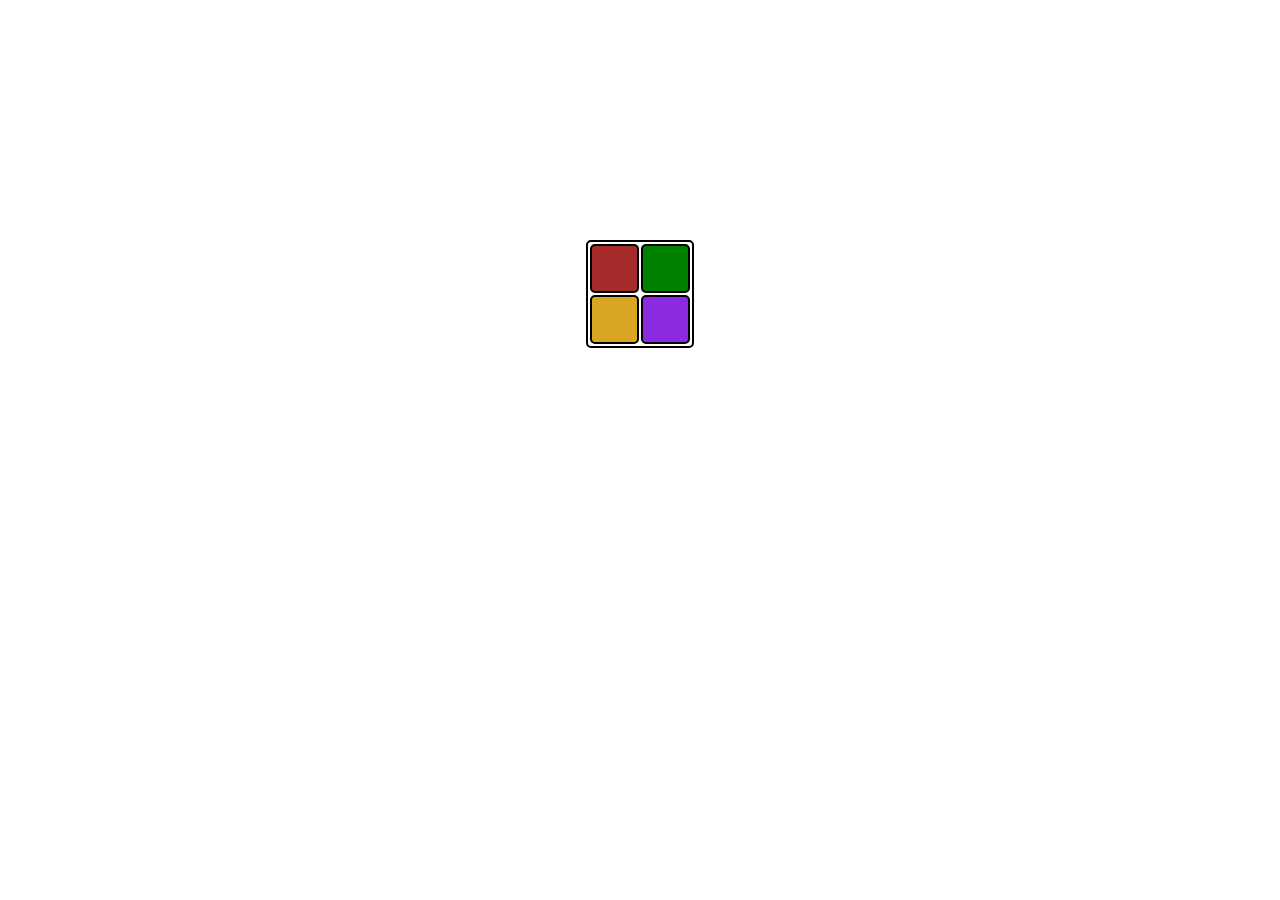
<file: dom/dom.html>
<!DOCTYPE html>
<html lang="en">
<head>
    <meta charset="UTF-8">
    <meta name="viewport" content="width=device-width, initial-scale=1.0">
    <title>DOM</title>
    <style>
        /* .box {
           height: 100px;
           width: 100px;
           border: 2px solid black;
           background-color: blueviolet;
           text-align: center;
           margin: 50px;
           border-radius: 10px;
        } */
         /* .para{
            border: 2px solid white;
            padding: 50px;
            font-size: 50px;
            text-align: center;
         }
         .new-para-style{
            background-color: rgb(89, 0, 255);
            font-family: 'Courier New', Courier, monospace;
         } */

        
         body{
            display: flex;
            justify-content: center;
            margin-top: 15rem;
         }

         .color-box{
            border: 2px solid black;
            height: 100px;
            width: 100px;
            display: grid ;
            grid-template-columns: 1fr 1fr;
            padding: 2px;
            column-gap: 2px;
            row-gap: 2px;
            border-radius: 5px;

         }

         .color {
            border: 2px solid black;
            display: flex;
            justify-content: center;
            align-items: center;
            border-radius: 5px;
            color: white;
            cursor: pointer;
         }

         .color1 {
              background-color: brown;
         }
         .color2 {
              background-color: green;
         }
         .color3 {
              background-color: goldenrod;
         }
         .color4 {
              background-color: blueviolet;
         }

    </style>
</head>
<body >
    <div class="color-box">
       <div class="color color1"></div>
       <div class="color color2"></div>
       <div class="color color3"></div>
       <div class="color color4"></div>
    </div>
    
    <!-- <h2 class="heading2">Hello JavaScript</h2> -->

     <!-- <div class="box">Box1</div>
     <div class="box">Box2</div>
     <div class="box">Box3</div> -->
    
     <!-- <p class="para">hello</p> -->

    <script src="dom.js"></script>
</body>
</html>
</file>
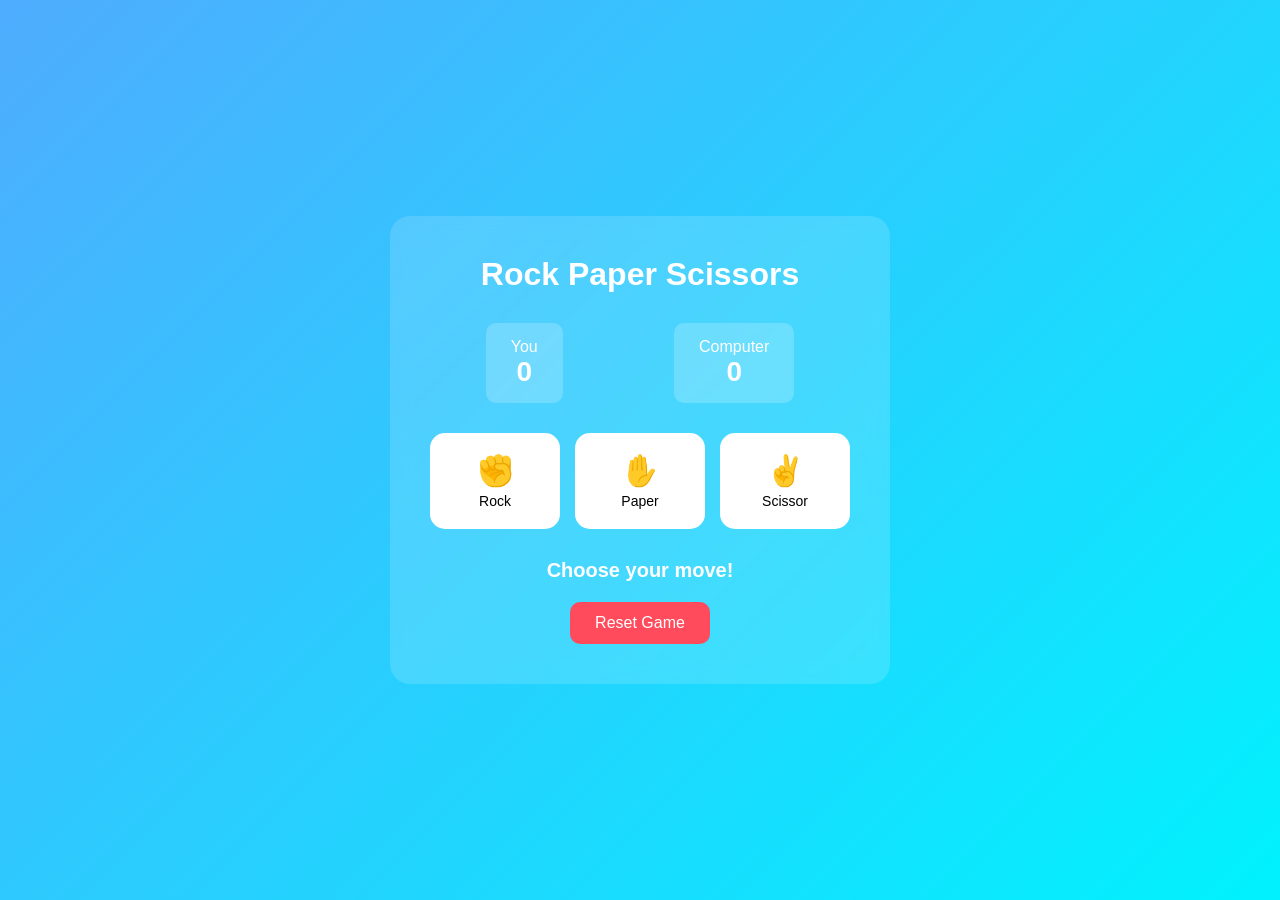
<file: rock_paper_scissor/rockPaperScissor.html>
<!DOCTYPE html>
<html lang="en">
<head>
  <meta charset="UTF-8">
  <meta name="viewport" content="width=device-width, initial-scale=1.0">
  <title>Rock Paper Scissors</title>
  <link rel="stylesheet" href="rockPaperScissor.css">
</head>
<body>

  <div class="container">

    <h1>Rock Paper Scissors</h1>

    <div class="score-board">
      <div class="score">
        <p>You</p>
        <span id="user-score">0</span>
      </div>

      <div class="score">
        <p>Computer</p>
        <span id="comp-score">0</span>
      </div>
    </div>

    <div class="choices">

      <button class="choice rock">
        ✊
        <p>Rock</p>
      </button>

      <button class="choice paper">
        ✋
        <p>Paper</p>
      </button>

      <button class="choice scissor">
        ✌️
        <p>Scissor</p>
      </button>

    </div>

    <div class="result">
      <p>Choose your move!</p>
    </div>

    <!-- Reset Button -->
    <button class="reset-btn">Reset Game</button>

  </div>
<script src="rockPaperScissor.js"></script>
</body>
</html>
</file>
<file: rock_paper_scissor/rockPaperScissor.css>
*{
  margin:0;
  padding:0;
  box-sizing:border-box;
  font-family: Arial, Helvetica, sans-serif;
}

body{
  height:100vh;
  display:flex;
  justify-content:center;
  align-items:center;
  background: linear-gradient(135deg,#4facfe,#00f2fe);
}

.container{
  background: rgba(255,255,255,0.15);
  backdrop-filter: blur(10px);
  padding:40px;
  border-radius:20px;
  text-align:center;
  width:90%;
  max-width:500px;
  color:white;
}

h1{
  margin-bottom:30px;
}

.score-board{
  display:flex;
  justify-content:space-around;
  margin-bottom:30px;
}

.score{
  background: rgba(255,255,255,0.2);
  padding:15px 25px;
  border-radius:10px;
}

.score span{
  font-size:28px;
  font-weight:bold;
}

.choices{
  display:flex;
  justify-content:space-between;
  gap:15px;
  margin-bottom:30px;
}

.choice{
  flex:1;
  padding:20px;
  border:none;
  border-radius:15px;
  background:white;
  color:black;
  font-size:30px;
  cursor:pointer;
  transition: all 0.3s ease;
}

.choice p{
  font-size:14px;
  margin-top:5px;
}

.choice:hover{
  transform: scale(1.1);
  background:#f1f1f1;
}

.result{
  font-size:20px;
  font-weight:bold;
}

.reset-btn{
  margin-top:20px;
  padding:12px 25px;
  border:none;
  border-radius:10px;
  background:#ff4b5c;
  color:white;
  font-size:16px;
  cursor:pointer;
  transition:0.3s;
}

.reset-btn:hover{
  background:#ff1f3d;
  transform:scale(1.05);
}

.green {
  color: green;
}

.red {
  color: red;
}

.white {
  color: white;
}

/* Mobile Responsive */

@media (max-width:500px){

  .choices{
    flex-direction:column;
  }

  .choice{
    font-size:26px;
  }

}
</file>
